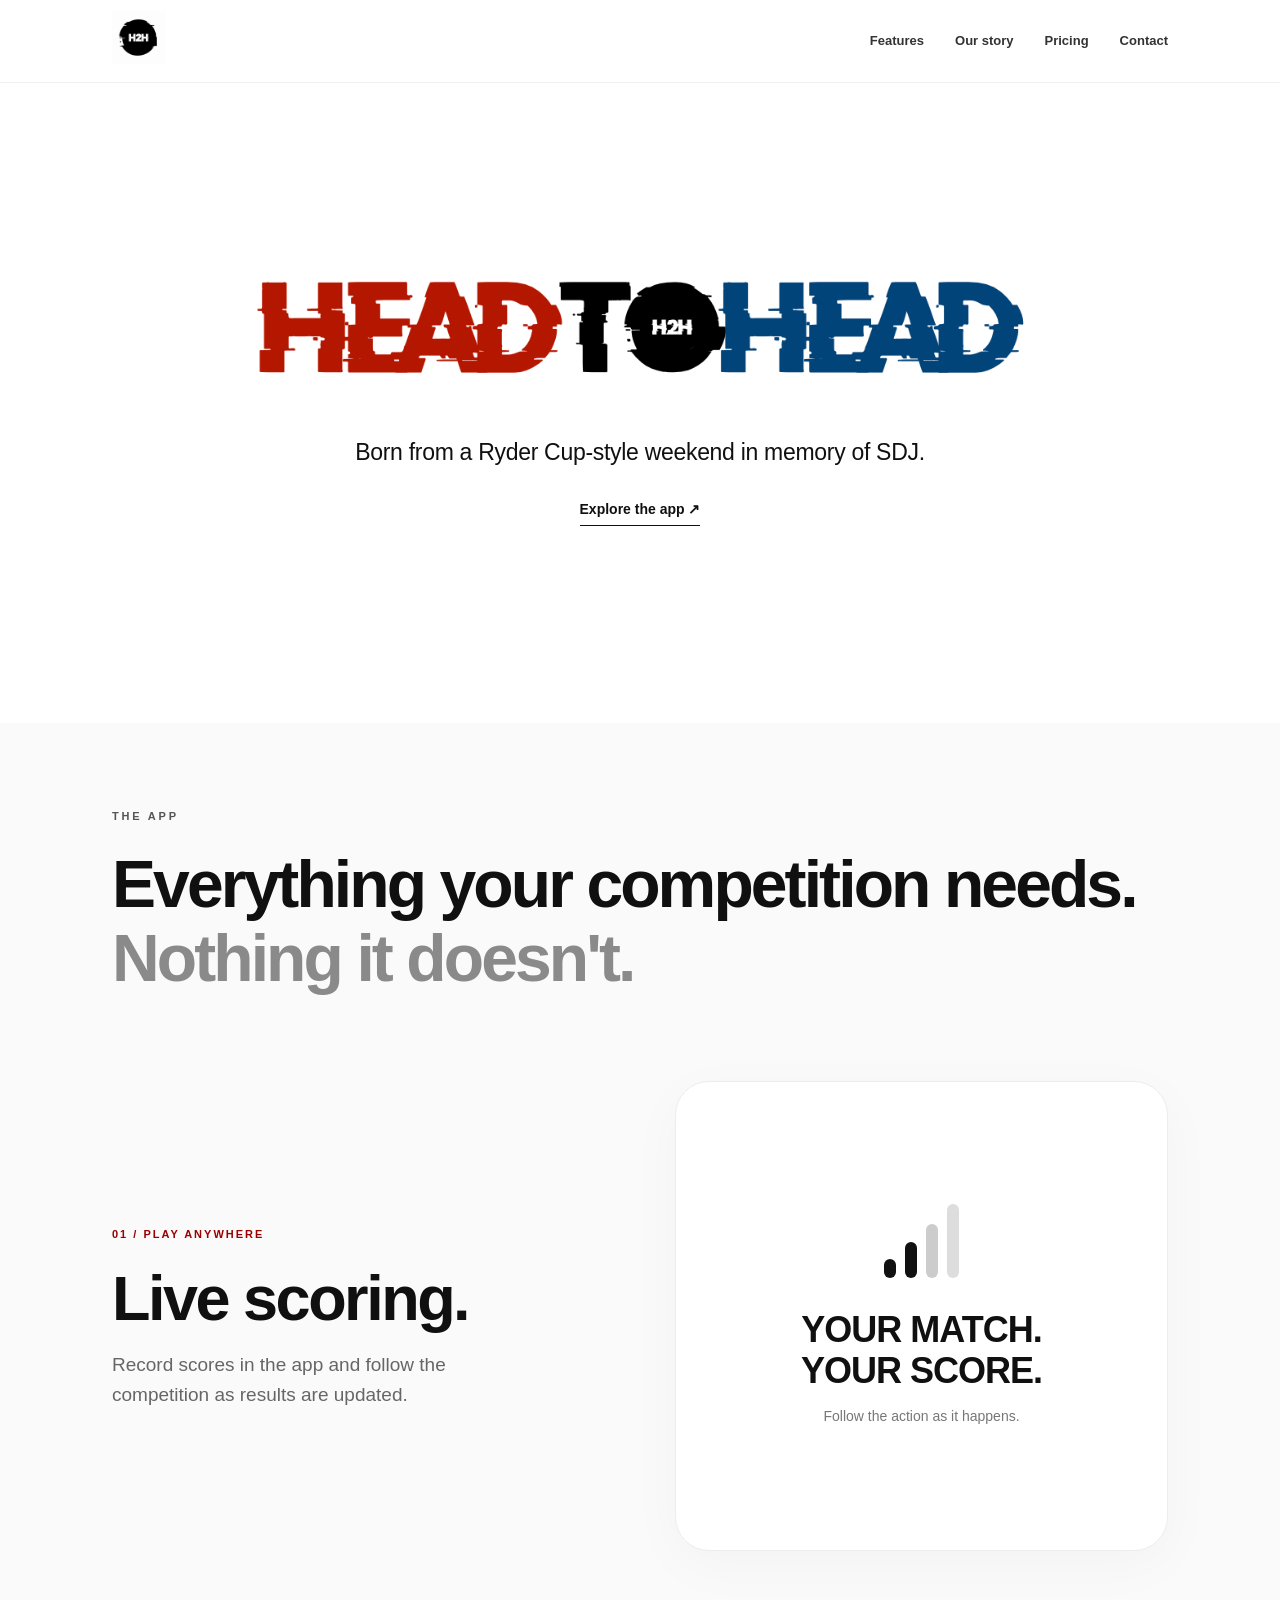
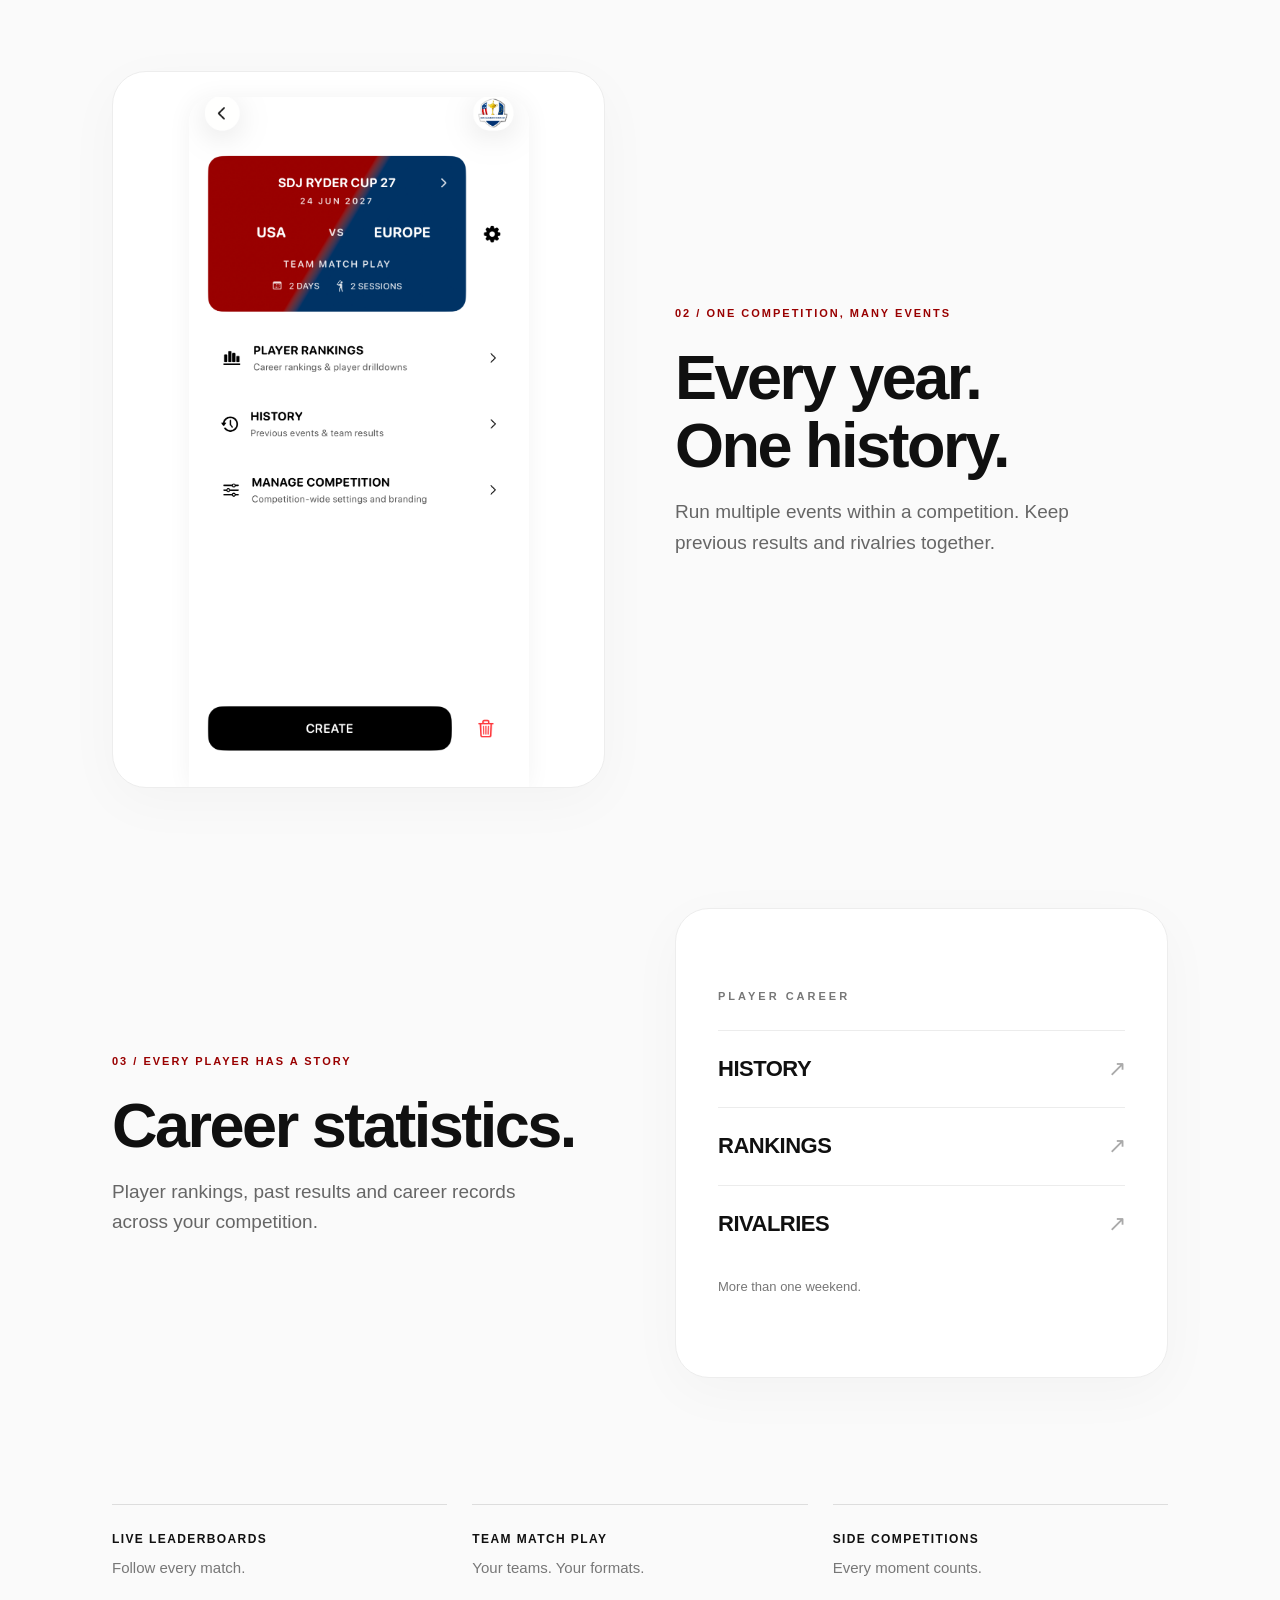
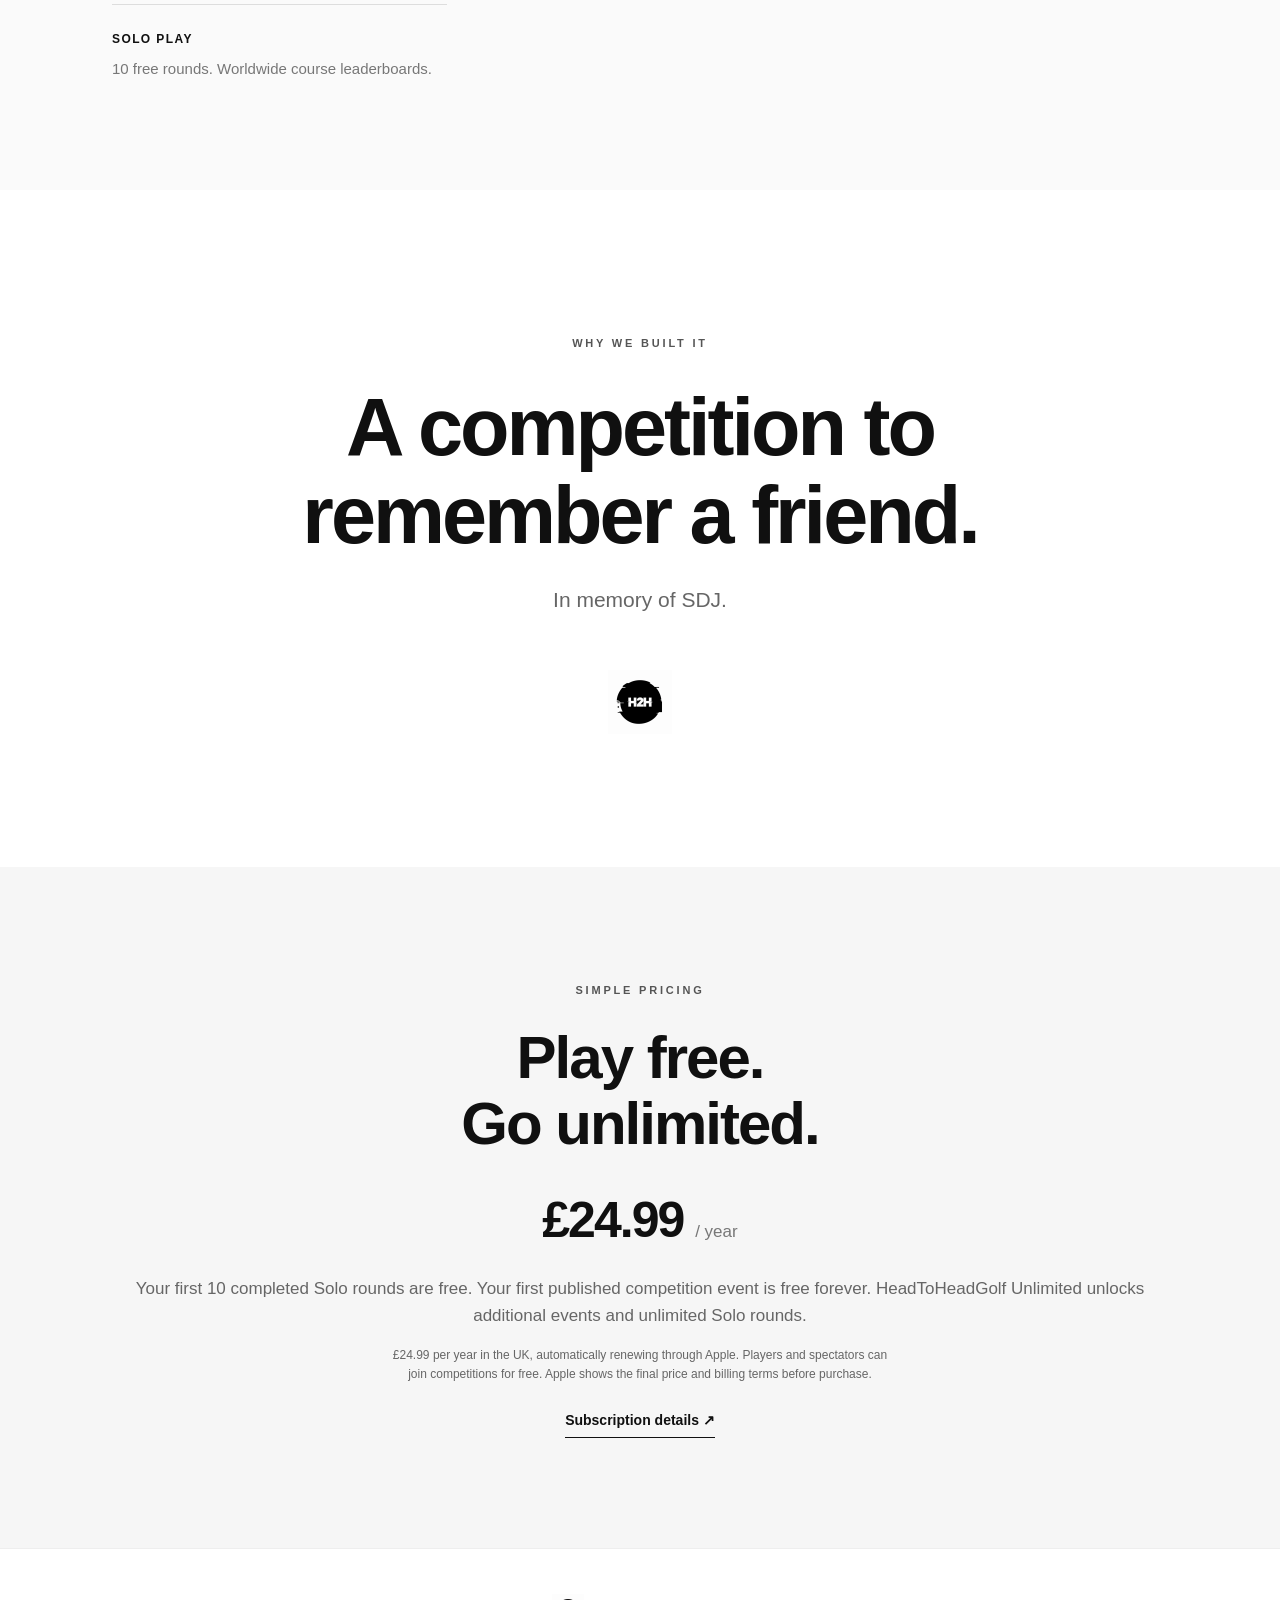
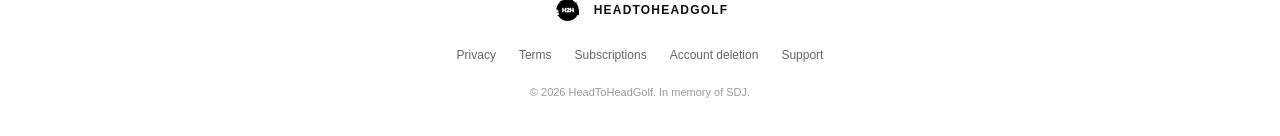
<file: index.html>
<!DOCTYPE html>

<html lang="en"><head><meta charset="utf-8"/><meta content="width=device-width,initial-scale=1" name="viewport"/><meta content="#ffffff" name="theme-color"/><meta content="HeadToHeadGolf golf competitions, live leaderboards and Solo Play. First 10 Solo rounds free, first published event free." name="description"/><title>HeadToHeadGolf</title><link href="h2h-logo.png" rel="icon" type="image/png"/><link href="style.css" rel="stylesheet"/></head>
<body><header class="site-header"><div class="wrap nav"><a aria-label="HeadToHeadGolf home" class="site-mark" href="index.html"><img alt="H2H logo" src="h2h-logo.png"/></a><nav aria-label="Main navigation"><a href="#features">Features</a><a href="#story">Our story</a><a href="#pricing">Pricing</a><a href="mailto:h2hgolf@gmail.com">Contact</a></nav></div></header>
<main>
<section class="hero-min"><div class="wrap hero-content"><img alt="HEAD TO HEAD — H2H" class="wordmark" src="headtohead-wordmark.png"/><p class="hero-line">Born from a Ryder Cup-style weekend in memory of SDJ.</p><a class="minimal-cta" href="#features">Explore the app <span aria-hidden="true">↗</span></a></div></section>
<section class="feature-showcase" id="features"><div class="wrap"><div class="section-label">THE APP</div><h1>Everything your competition needs.<br/><span>Nothing it doesn't.</span></h1><div class="spotlight"><div class="spotlight-copy"><span class="feature-index">01 / PLAY ANYWHERE</span><h2>Live scoring.</h2><p>Record scores in the app and follow the competition as results are updated.</p></div><div class="visual visual-simple"><div aria-hidden="true" class="signal-icon"><span></span><span></span><span></span><span></span></div><div class="signal-title">YOUR MATCH.<br/>YOUR SCORE.</div><div class="signal-sub">Follow the action as it happens.</div></div></div>
<div class="spotlight reverse"><div class="spotlight-copy"><span class="feature-index">02 / ONE COMPETITION, MANY EVENTS</span><h2>Every year.<br/>One history.</h2><p>Run multiple events within a competition. Keep previous results and rivalries together.</p></div><div class="visual screenshot-visual"><img alt="HeadToHeadGolf competition screen showing player rankings, history and event management" loading="lazy" src="competition.png"/></div></div>
<div class="spotlight"><div class="spotlight-copy"><span class="feature-index">03 / EVERY PLAYER HAS A STORY</span><h2>Career statistics.</h2><p>Player rankings, past results and career records across your competition.</p></div><div class="visual stat-visual"><div class="stat-header">PLAYER CAREER</div><div class="stat-line"><strong>HISTORY</strong><span>↗</span></div><div class="stat-line"><strong>RANKINGS</strong><span>↗</span></div><div class="stat-line"><strong>RIVALRIES</strong><span>↗</span></div><div class="stat-note">More than one weekend.</div></div></div>
<div class="mini-features"><div><strong>LIVE LEADERBOARDS</strong><span>Follow every match.</span></div><div><strong>TEAM MATCH PLAY</strong><span>Your teams. Your formats.</span></div><div><strong>SIDE COMPETITIONS</strong><span>Every moment counts.</span></div><div><strong>SOLO PLAY</strong><span>10 free rounds. Worldwide course leaderboards.</span></div></div></div></section>
<section class="story-section" id="story"><div class="wrap story-inner"><span class="section-label">WHY WE BUILT IT</span><h2>A competition to<br/>remember a friend.</h2><p>In memory of SDJ.</p><img alt="H2H" class="story-mark" src="h2h-logo.png"/></div></section>
<section class="pricing-section" id="pricing"><div class="wrap pricing-inner"><span class="section-label">SIMPLE PRICING</span><h2>Play free.<br/>Go unlimited.</h2><div class="pricing-value">£24.99 <span>/ year</span></div><p>Your first 10 completed Solo rounds are free. Your first published competition event is free forever. HeadToHeadGolf Unlimited unlocks additional events and unlimited Solo rounds.</p><p class="small-muted">£24.99 per year in the UK, automatically renewing through Apple. Players and spectators can join competitions for free. Apple shows the final price and billing terms before purchase.</p><a class="minimal-cta" href="subscriptions.html">Subscription details ↗</a></div></section>
</main><footer class="minimal-footer"><div class="wrap footer-content"><div class="footer-brand"><img alt="H2H" src="h2h-logo.png"/><span>HEADTOHEADGOLF</span></div><div class="footlinks"><a href="privacy.html">Privacy</a><a href="terms.html">Terms</a><a href="subscriptions.html">Subscriptions</a><a href="deletion.html">Account deletion</a><a href="mailto:h2hgolf@gmail.com">Support</a></div><small>© 2026 HeadToHeadGolf. In memory of SDJ.</small></div></footer></body></html>
</file>
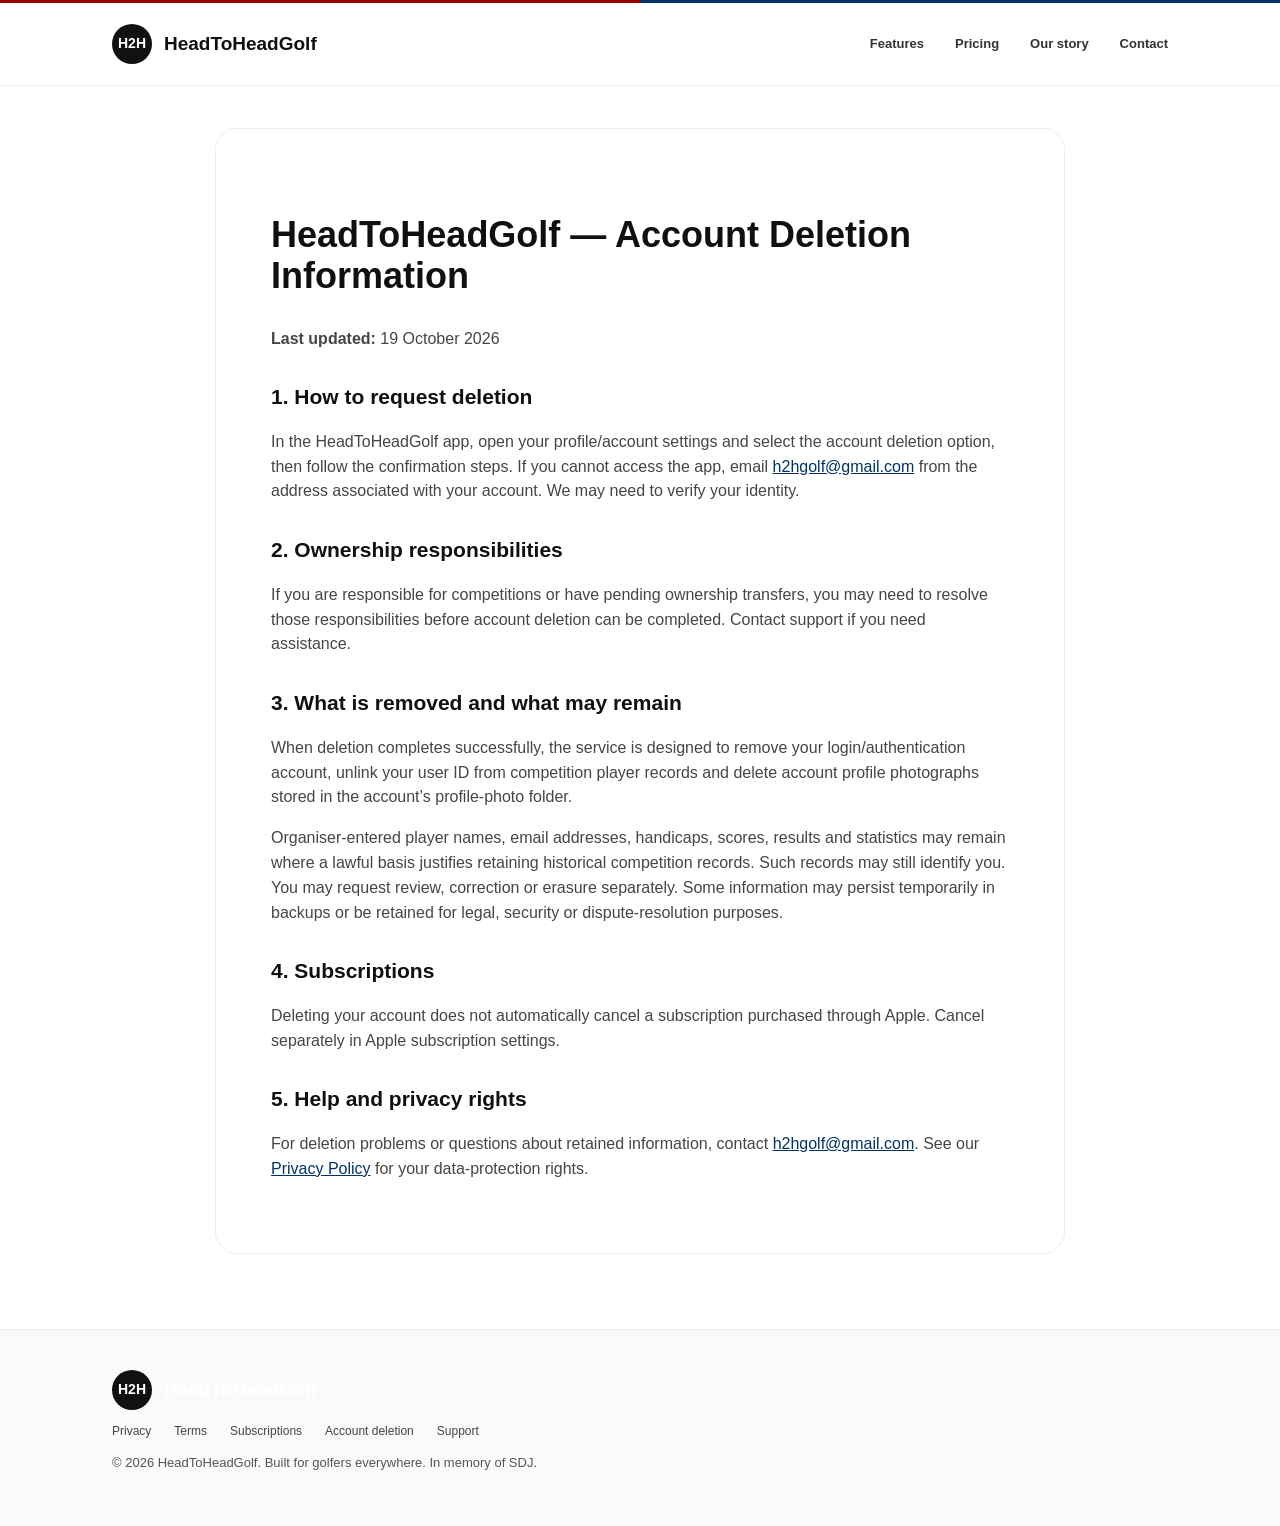
<file: deletion.html>
<!DOCTYPE html>

<!DOCTYPE html>

<html lang="en"><head><meta charset="utf-8"/><meta content="width=device-width, initial-scale=1" name="viewport"/><meta content="#003366" name="theme-color"/><meta content="How to delete your HeadToHeadGolf account and request help." name="description"/><title>Account Deletion Information | HeadToHeadGolf</title><link href="style.css" rel="stylesheet"/></head><body><div class="topline"></div><header><div class="wrap nav"><a class="brand" href="index.html"><span class="brandmark">H2H</span>HeadToHeadGolf</a><nav aria-label="Main navigation" class="links"><a href="index.html#features">Features</a><a href="index.html#pricing">Pricing</a><a href="index.html#story">Our story</a><a href="mailto:h2hgolf@gmail.com">Contact</a></nav></div></header><main><article class="legal"><h1>HeadToHeadGolf — Account Deletion Information</h1><p><strong>Last updated:</strong> 19 October 2026</p><h2>1. How to request deletion</h2><p>In the HeadToHeadGolf app, open your profile/account settings and select the account deletion option, then follow the confirmation steps. If you cannot access the app, email <a href="mailto:h2hgolf@gmail.com">h2hgolf@gmail.com</a> from the address associated with your account. We may need to verify your identity.</p><h2>2. Ownership responsibilities</h2><p>If you are responsible for competitions or have pending ownership transfers, you may need to resolve those responsibilities before account deletion can be completed. Contact support if you need assistance.</p><h2>3. What is removed and what may remain</h2><p>When deletion completes successfully, the service is designed to remove your login/authentication account, unlink your user ID from competition player records and delete account profile photographs stored in the account’s profile-photo folder.</p><p>Organiser-entered player names, email addresses, handicaps, scores, results and statistics may remain where a lawful basis justifies retaining historical competition records. Such records may still identify you. You may request review, correction or erasure separately. Some information may persist temporarily in backups or be retained for legal, security or dispute-resolution purposes.</p><h2>4. Subscriptions</h2><p>Deleting your account does not automatically cancel a subscription purchased through Apple. Cancel separately in Apple subscription settings.</p><h2>5. Help and privacy rights</h2><p>For deletion problems or questions about retained information, contact <a href="mailto:h2hgolf@gmail.com">h2hgolf@gmail.com</a>. See our <a href="privacy.html">Privacy Policy</a> for your data-protection rights.</p></article></main><footer><div class="wrap"><a class="brand" href="index.html" style="color:white"><span class="brandmark">H2H</span>HeadToHeadGolf</a><div class="footlinks"><a href="privacy.html">Privacy</a><a href="terms.html">Terms</a><a href="subscriptions.html">Subscriptions</a><a href="deletion.html">Account deletion</a><a href="mailto:h2hgolf@gmail.com">Support</a></div><p>© 2026 HeadToHeadGolf. Built for golfers everywhere. In memory of SDJ.</p></div></footer></body></html>
</file>
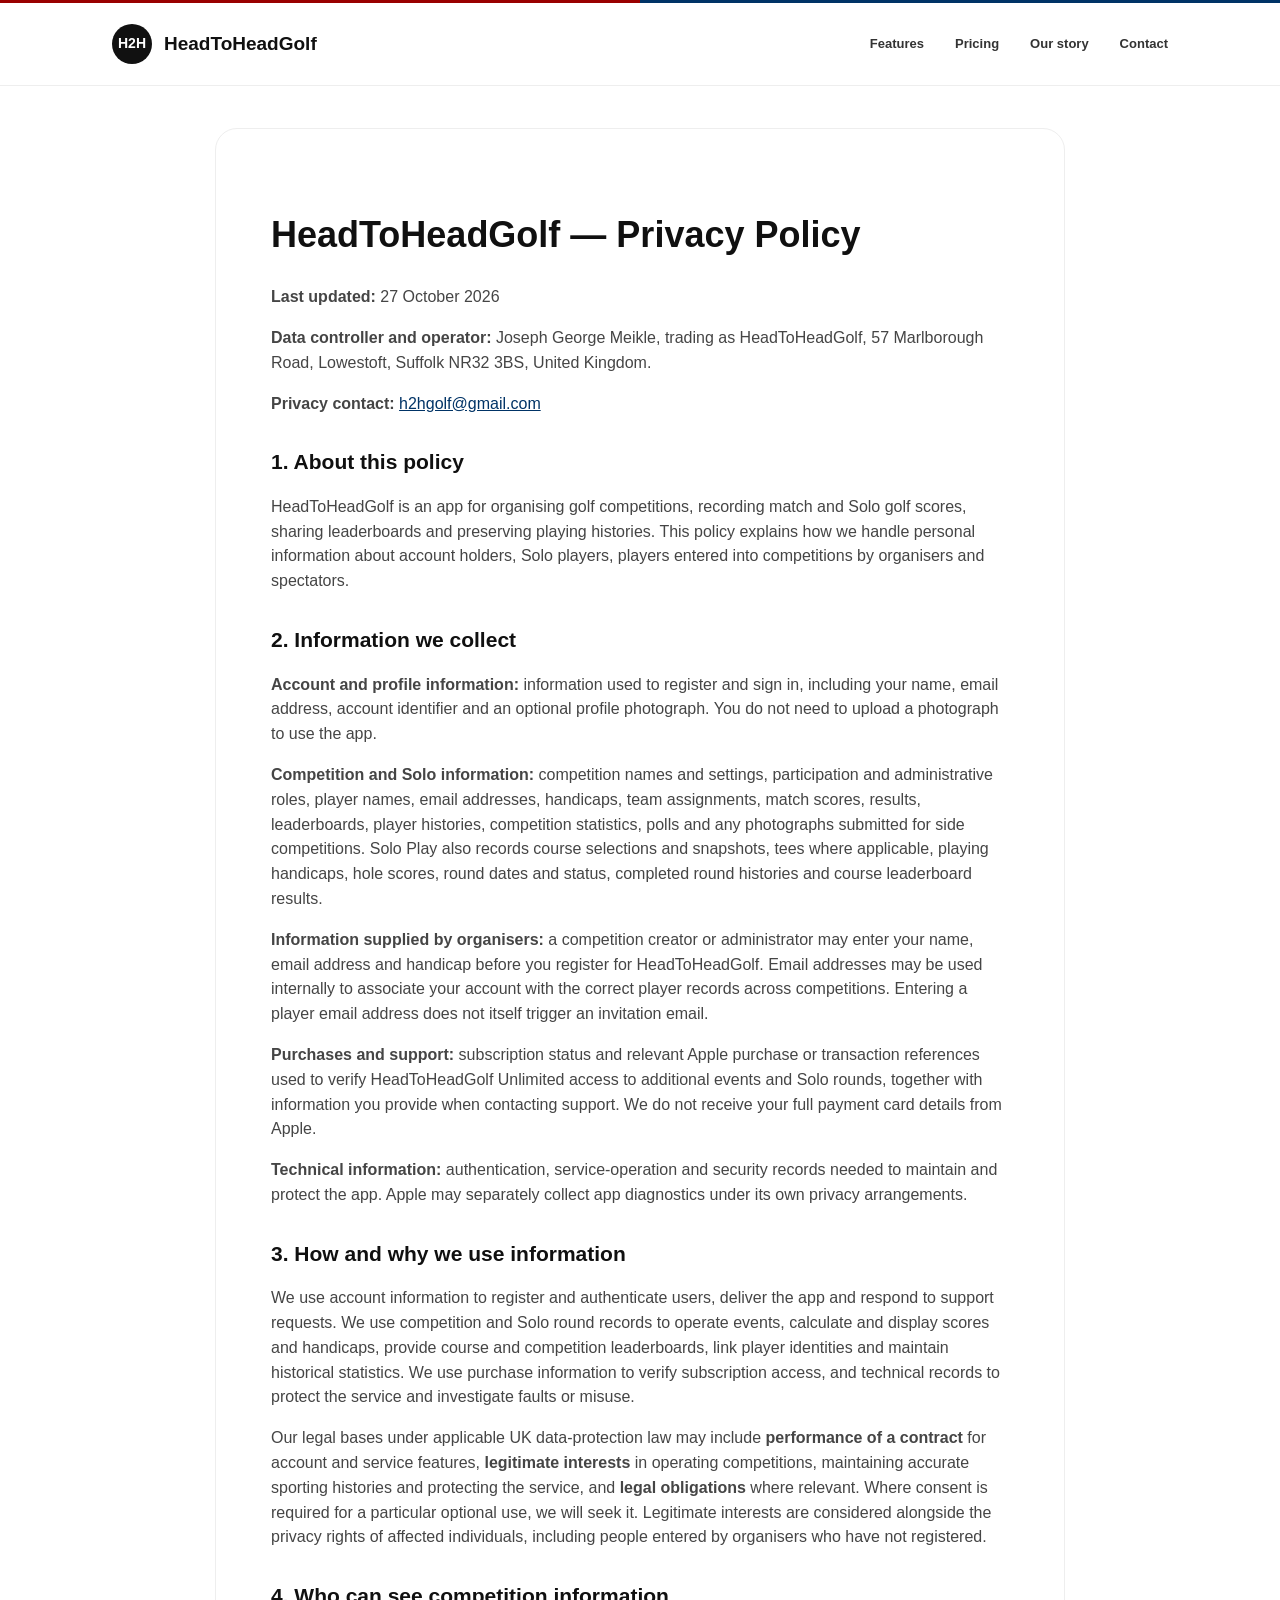
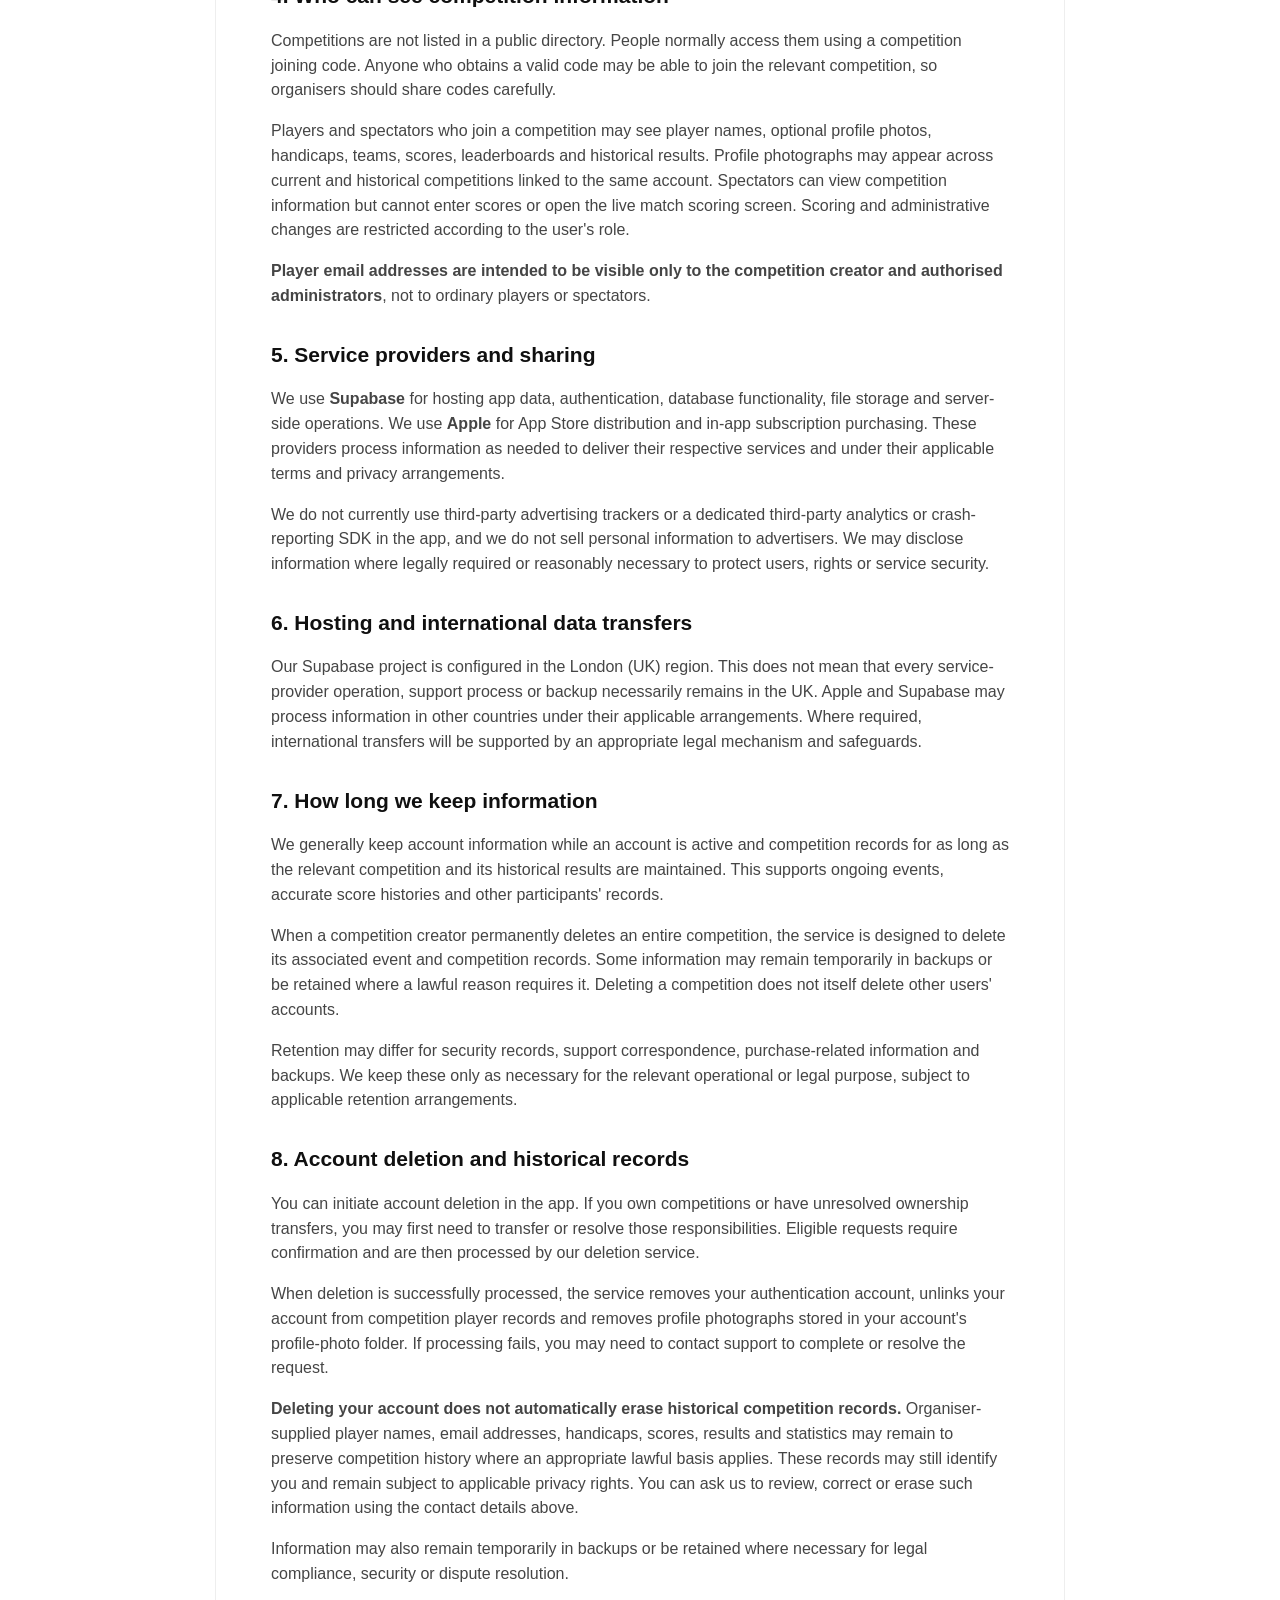
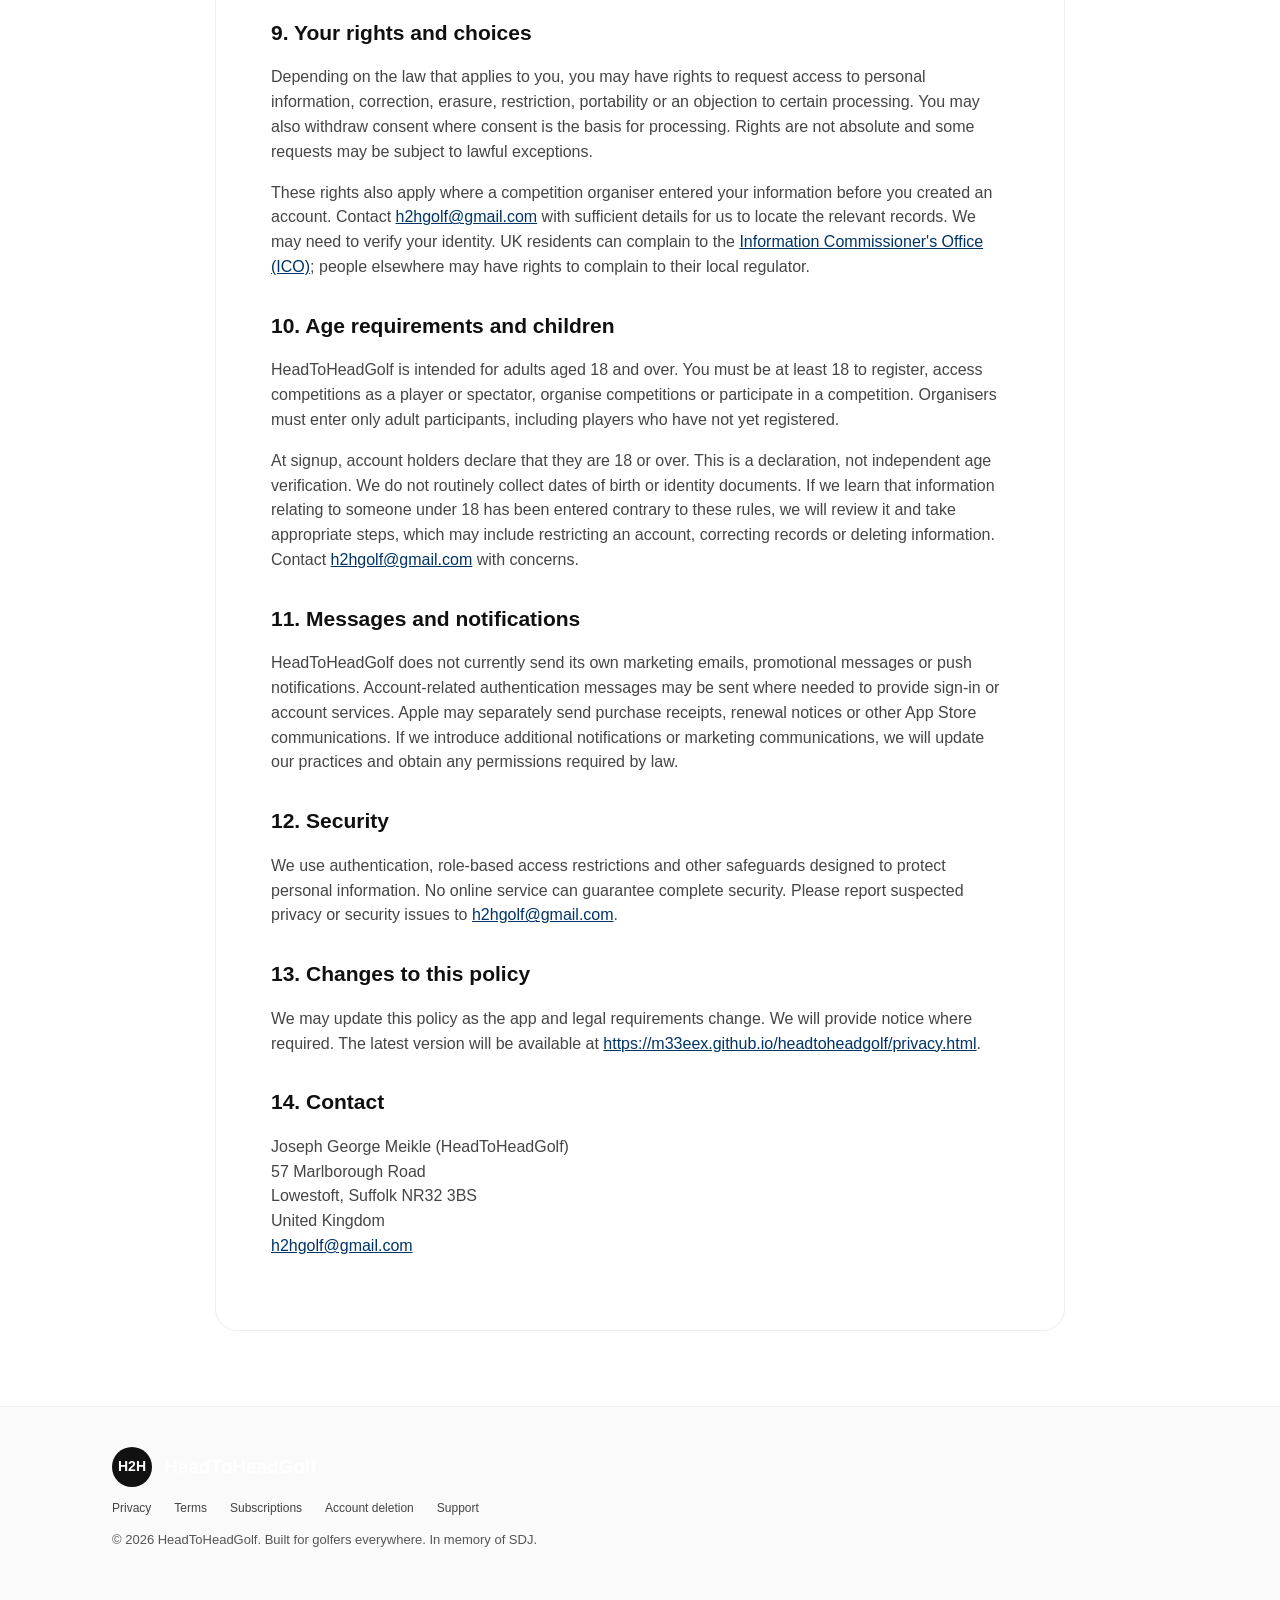
<file: privacy.html>
<!DOCTYPE html>

<!DOCTYPE html>

<html lang="en"><head><meta charset="utf-8"/><meta content="width=device-width, initial-scale=1" name="viewport"/><meta content="#003366" name="theme-color"/><meta content="How HeadToHeadGolf collects, uses, shares and retains personal information." name="description"/><title>Privacy Policy | HeadToHeadGolf</title><link href="style.css" rel="stylesheet"/></head><body><div class="topline"></div><header><div class="wrap nav"><a class="brand" href="index.html"><span class="brandmark">H2H</span>HeadToHeadGolf</a><nav aria-label="Main navigation" class="links"><a href="index.html#features">Features</a><a href="index.html#pricing">Pricing</a><a href="index.html#story">Our story</a><a href="mailto:h2hgolf@gmail.com">Contact</a></nav></div></header><main><article class="legal"><h1>HeadToHeadGolf — Privacy Policy</h1>
<p><strong>Last updated:</strong> 27 October 2026</p>
<p><strong>Data controller and operator:</strong> Joseph George Meikle, trading as HeadToHeadGolf, 57 Marlborough Road, Lowestoft, Suffolk NR32 3BS, United Kingdom.</p>
<p><strong>Privacy contact:</strong> <a href="mailto:h2hgolf@gmail.com">h2hgolf@gmail.com</a></p>
<h2>1. About this policy</h2>
<p>HeadToHeadGolf is an app for organising golf competitions, recording match and Solo golf scores, sharing leaderboards and preserving playing histories. This policy explains how we handle personal information about account holders, Solo players, players entered into competitions by organisers and spectators.</p>
<h2>2. Information we collect</h2>
<p><strong>Account and profile information:</strong> information used to register and sign in, including your name, email address, account identifier and an optional profile photograph. You do not need to upload a photograph to use the app.</p>
<p><strong>Competition and Solo information:</strong> competition names and settings, participation and administrative roles, player names, email addresses, handicaps, team assignments, match scores, results, leaderboards, player histories, competition statistics, polls and any photographs submitted for side competitions. Solo Play also records course selections and snapshots, tees where applicable, playing handicaps, hole scores, round dates and status, completed round histories and course leaderboard results.</p>
<p><strong>Information supplied by organisers:</strong> a competition creator or administrator may enter your name, email address and handicap before you register for HeadToHeadGolf. Email addresses may be used internally to associate your account with the correct player records across competitions. Entering a player email address does not itself trigger an invitation email.</p>
<p><strong>Purchases and support:</strong> subscription status and relevant Apple purchase or transaction references used to verify HeadToHeadGolf Unlimited access to additional events and Solo rounds, together with information you provide when contacting support. We do not receive your full payment card details from Apple.</p>
<p><strong>Technical information:</strong> authentication, service-operation and security records needed to maintain and protect the app. Apple may separately collect app diagnostics under its own privacy arrangements.</p>
<h2>3. How and why we use information</h2>
<p>We use account information to register and authenticate users, deliver the app and respond to support requests. We use competition and Solo round records to operate events, calculate and display scores and handicaps, provide course and competition leaderboards, link player identities and maintain historical statistics. We use purchase information to verify subscription access, and technical records to protect the service and investigate faults or misuse.</p>
<p>Our legal bases under applicable UK data-protection law may include <strong>performance of a contract</strong> for account and service features, <strong>legitimate interests</strong> in operating competitions, maintaining accurate sporting histories and protecting the service, and <strong>legal obligations</strong> where relevant. Where consent is required for a particular optional use, we will seek it. Legitimate interests are considered alongside the privacy rights of affected individuals, including people entered by organisers who have not registered.</p>
<h2>4. Who can see competition information</h2>
<p>Competitions are not listed in a public directory. People normally access them using a competition joining code. Anyone who obtains a valid code may be able to join the relevant competition, so organisers should share codes carefully.</p>
<p>Players and spectators who join a competition may see player names, optional profile photos, handicaps, teams, scores, leaderboards and historical results. Profile photographs may appear across current and historical competitions linked to the same account. Spectators can view competition information but cannot enter scores or open the live match scoring screen. Scoring and administrative changes are restricted according to the user's role.</p>
<p><strong>Player email addresses are intended to be visible only to the competition creator and authorised administrators</strong>, not to ordinary players or spectators.</p>
<h2>5. Service providers and sharing</h2>
<p>We use <strong>Supabase</strong> for hosting app data, authentication, database functionality, file storage and server-side operations. We use <strong>Apple</strong> for App Store distribution and in-app subscription purchasing. These providers process information as needed to deliver their respective services and under their applicable terms and privacy arrangements.</p>
<p>We do not currently use third-party advertising trackers or a dedicated third-party analytics or crash-reporting SDK in the app, and we do not sell personal information to advertisers. We may disclose information where legally required or reasonably necessary to protect users, rights or service security.</p>
<h2>6. Hosting and international data transfers</h2>
<p>Our Supabase project is configured in the London (UK) region. This does not mean that every service-provider operation, support process or backup necessarily remains in the UK. Apple and Supabase may process information in other countries under their applicable arrangements. Where required, international transfers will be supported by an appropriate legal mechanism and safeguards.</p>
<h2>7. How long we keep information</h2>
<p>We generally keep account information while an account is active and competition records for as long as the relevant competition and its historical results are maintained. This supports ongoing events, accurate score histories and other participants' records.</p>
<p>When a competition creator permanently deletes an entire competition, the service is designed to delete its associated event and competition records. Some information may remain temporarily in backups or be retained where a lawful reason requires it. Deleting a competition does not itself delete other users' accounts.</p>
<p>Retention may differ for security records, support correspondence, purchase-related information and backups. We keep these only as necessary for the relevant operational or legal purpose, subject to applicable retention arrangements.</p>
<h2>8. Account deletion and historical records</h2>
<p>You can initiate account deletion in the app. If you own competitions or have unresolved ownership transfers, you may first need to transfer or resolve those responsibilities. Eligible requests require confirmation and are then processed by our deletion service.</p>
<p>When deletion is successfully processed, the service removes your authentication account, unlinks your account from competition player records and removes profile photographs stored in your account's profile-photo folder. If processing fails, you may need to contact support to complete or resolve the request.</p>
<p><strong>Deleting your account does not automatically erase historical competition records.</strong> Organiser-supplied player names, email addresses, handicaps, scores, results and statistics may remain to preserve competition history where an appropriate lawful basis applies. These records may still identify you and remain subject to applicable privacy rights. You can ask us to review, correct or erase such information using the contact details above.</p>
<p>Information may also remain temporarily in backups or be retained where necessary for legal compliance, security or dispute resolution.</p>
<h2>9. Your rights and choices</h2>
<p>Depending on the law that applies to you, you may have rights to request access to personal information, correction, erasure, restriction, portability or an objection to certain processing. You may also withdraw consent where consent is the basis for processing. Rights are not absolute and some requests may be subject to lawful exceptions.</p>
<p>These rights also apply where a competition organiser entered your information before you created an account. Contact <a href="mailto:h2hgolf@gmail.com">h2hgolf@gmail.com</a> with sufficient details for us to locate the relevant records. We may need to verify your identity. UK residents can complain to the <a href="https://ico.org.uk/make-a-complaint/">Information Commissioner's Office (ICO)</a>; people elsewhere may have rights to complain to their local regulator.</p>
<h2>10. Age requirements and children</h2>
<p>HeadToHeadGolf is intended for adults aged 18 and over. You must be at least 18 to register, access competitions as a player or spectator, organise competitions or participate in a competition. Organisers must enter only adult participants, including players who have not yet registered.</p><p>At signup, account holders declare that they are 18 or over. This is a declaration, not independent age verification. We do not routinely collect dates of birth or identity documents. If we learn that information relating to someone under 18 has been entered contrary to these rules, we will review it and take appropriate steps, which may include restricting an account, correcting records or deleting information. Contact <a href="mailto:h2hgolf@gmail.com">h2hgolf@gmail.com</a> with concerns.</p>
<h2>11. Messages and notifications</h2>
<p>HeadToHeadGolf does not currently send its own marketing emails, promotional messages or push notifications. Account-related authentication messages may be sent where needed to provide sign-in or account services. Apple may separately send purchase receipts, renewal notices or other App Store communications. If we introduce additional notifications or marketing communications, we will update our practices and obtain any permissions required by law.</p>
<h2>12. Security</h2>
<p>We use authentication, role-based access restrictions and other safeguards designed to protect personal information. No online service can guarantee complete security. Please report suspected privacy or security issues to <a href="mailto:h2hgolf@gmail.com">h2hgolf@gmail.com</a>.</p>
<h2>13. Changes to this policy</h2>
<p>We may update this policy as the app and legal requirements change. We will provide notice where required. The latest version will be available at <a href="https://m33eex.github.io/headtoheadgolf/privacy.html">https://m33eex.github.io/headtoheadgolf/privacy.html</a>.</p>
<h2>14. Contact</h2>
<p>Joseph George Meikle (HeadToHeadGolf)<br/>57 Marlborough Road<br/>Lowestoft, Suffolk NR32 3BS<br/>United Kingdom<br/><a href="mailto:h2hgolf@gmail.com">h2hgolf@gmail.com</a></p></article></main><footer><div class="wrap"><a class="brand" href="index.html" style="color:white"><span class="brandmark">H2H</span>HeadToHeadGolf</a><div class="footlinks"><a href="privacy.html">Privacy</a><a href="terms.html">Terms</a><a href="subscriptions.html">Subscriptions</a><a href="deletion.html">Account deletion</a><a href="mailto:h2hgolf@gmail.com">Support</a></div><p>© 2026 HeadToHeadGolf. Built for golfers everywhere. In memory of SDJ.</p></div></footer></body></html>
</file>
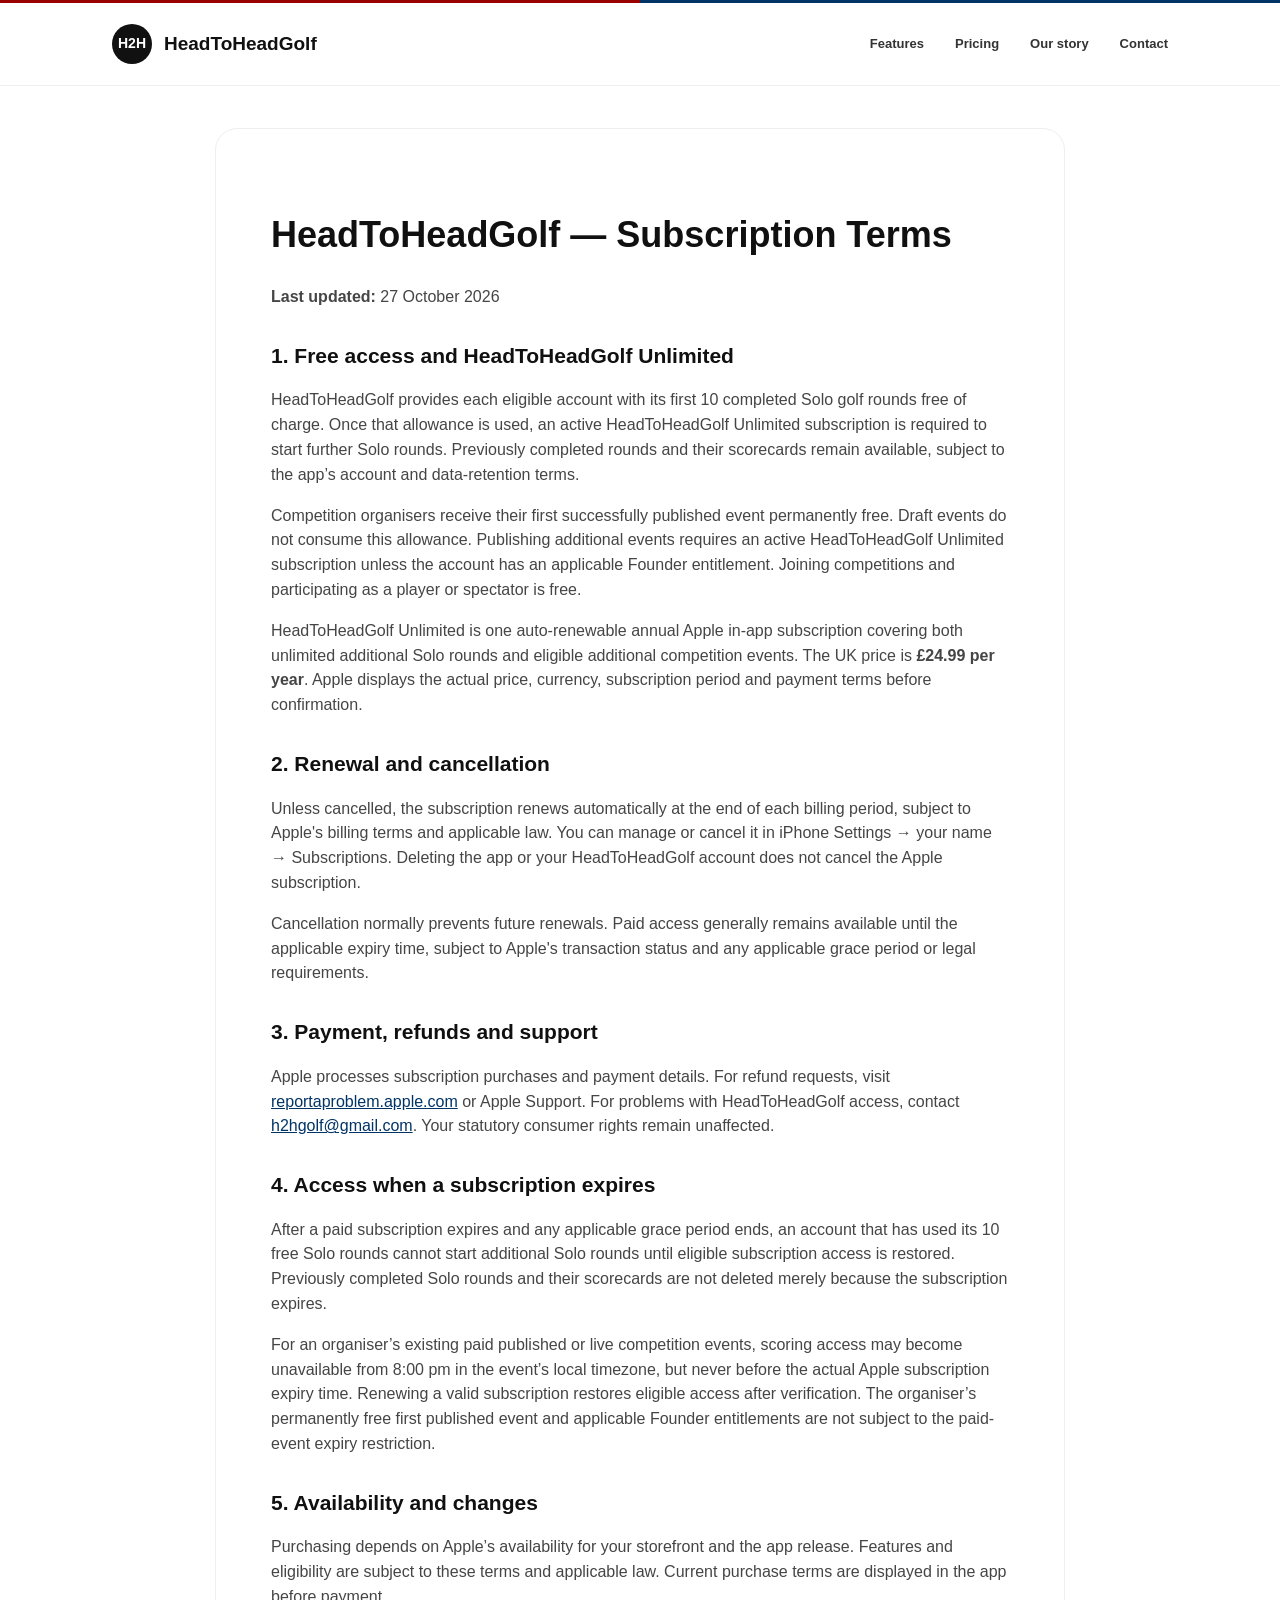
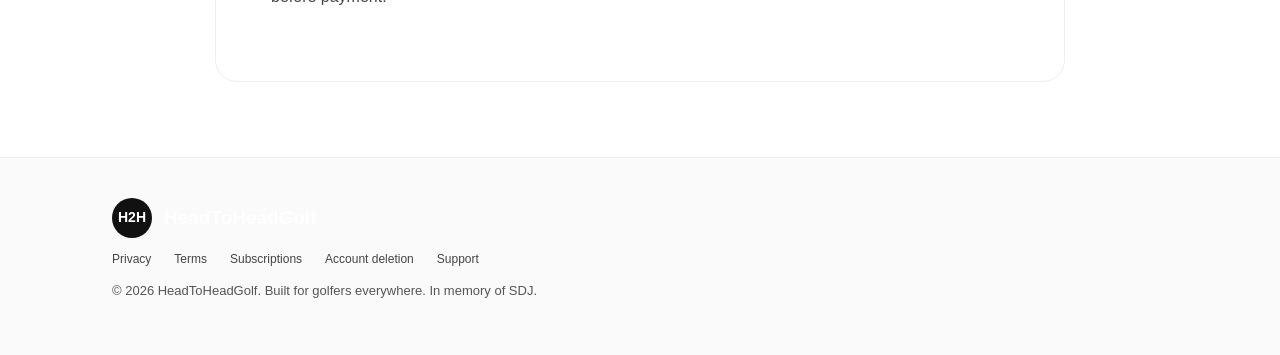
<file: subscriptions.html>
<!DOCTYPE html>

<!DOCTYPE html>

<html lang="en"><head><meta charset="utf-8"/><meta content="width=device-width, initial-scale=1" name="viewport"/><meta content="#003366" name="theme-color"/><meta content="HeadToHeadGolf Unlimited annual subscription: 10 free Solo rounds, first published event free, Apple billing, cancellation and expiry terms." name="description"/><title>Subscription Terms | HeadToHeadGolf</title><link href="style.css" rel="stylesheet"/></head><body><div class="topline"></div><header><div class="wrap nav"><a class="brand" href="index.html"><span class="brandmark">H2H</span>HeadToHeadGolf</a><nav aria-label="Main navigation" class="links"><a href="index.html#features">Features</a><a href="index.html#pricing">Pricing</a><a href="index.html#story">Our story</a><a href="mailto:h2hgolf@gmail.com">Contact</a></nav></div></header><main><article class="legal"><h1>HeadToHeadGolf — Subscription Terms</h1><p><strong>Last updated:</strong> 27 October 2026</p><h2>1. Free access and HeadToHeadGolf Unlimited</h2><p>HeadToHeadGolf provides each eligible account with its first 10 completed Solo golf rounds free of charge. Once that allowance is used, an active HeadToHeadGolf Unlimited subscription is required to start further Solo rounds. Previously completed rounds and their scorecards remain available, subject to the app’s account and data-retention terms.</p><p>Competition organisers receive their first successfully published event permanently free. Draft events do not consume this allowance. Publishing additional events requires an active HeadToHeadGolf Unlimited subscription unless the account has an applicable Founder entitlement. Joining competitions and participating as a player or spectator is free.</p><p>HeadToHeadGolf Unlimited is one auto-renewable annual Apple in-app subscription covering both unlimited additional Solo rounds and eligible additional competition events. The UK price is <strong>£24.99 per year</strong>. Apple displays the actual price, currency, subscription period and payment terms before confirmation.</p><h2>2. Renewal and cancellation</h2><p>Unless cancelled, the subscription renews automatically at the end of each billing period, subject to Apple's billing terms and applicable law. You can manage or cancel it in iPhone Settings → your name → Subscriptions. Deleting the app or your HeadToHeadGolf account does not cancel the Apple subscription.</p><p>Cancellation normally prevents future renewals. Paid access generally remains available until the applicable expiry time, subject to Apple's transaction status and any applicable grace period or legal requirements.</p><h2>3. Payment, refunds and support</h2><p>Apple processes subscription purchases and payment details. For refund requests, visit <a href="https://reportaproblem.apple.com/">reportaproblem.apple.com</a> or Apple Support. For problems with HeadToHeadGolf access, contact <a href="mailto:h2hgolf@gmail.com">h2hgolf@gmail.com</a>. Your statutory consumer rights remain unaffected.</p><h2>4. Access when a subscription expires</h2><p>After a paid subscription expires and any applicable grace period ends, an account that has used its 10 free Solo rounds cannot start additional Solo rounds until eligible subscription access is restored. Previously completed Solo rounds and their scorecards are not deleted merely because the subscription expires.</p><p>For an organiser’s existing paid published or live competition events, scoring access may become unavailable from 8:00 pm in the event’s local timezone, but never before the actual Apple subscription expiry time. Renewing a valid subscription restores eligible access after verification. The organiser’s permanently free first published event and applicable Founder entitlements are not subject to the paid-event expiry restriction.</p><h2>5. Availability and changes</h2><p>Purchasing depends on Apple’s availability for your storefront and the app release. Features and eligibility are subject to these terms and applicable law. Current purchase terms are displayed in the app before payment.</p></article></main><footer><div class="wrap"><a class="brand" href="index.html" style="color:white"><span class="brandmark">H2H</span>HeadToHeadGolf</a><div class="footlinks"><a href="privacy.html">Privacy</a><a href="terms.html">Terms</a><a href="subscriptions.html">Subscriptions</a><a href="deletion.html">Account deletion</a><a href="mailto:h2hgolf@gmail.com">Support</a></div><p>© 2026 HeadToHeadGolf. Built for golfers everywhere. In memory of SDJ.</p></div></footer></body></html>
</file>
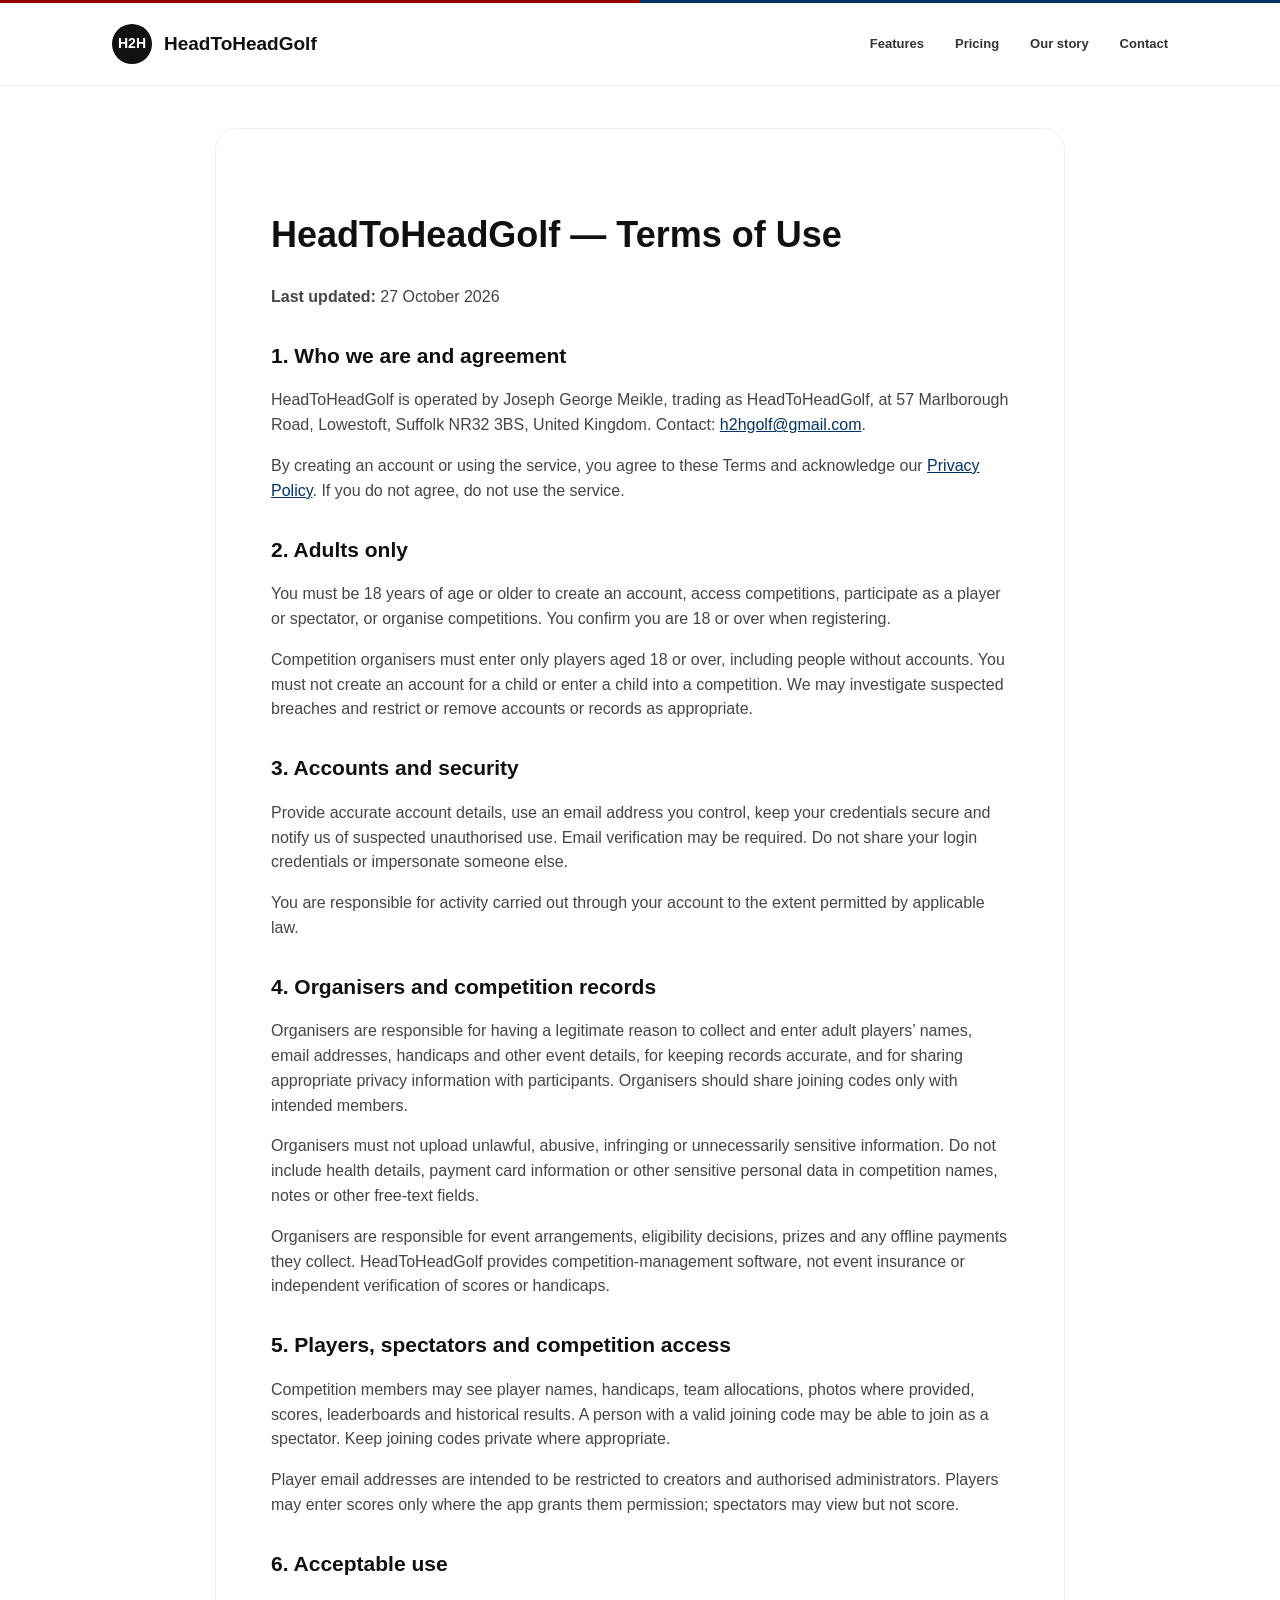
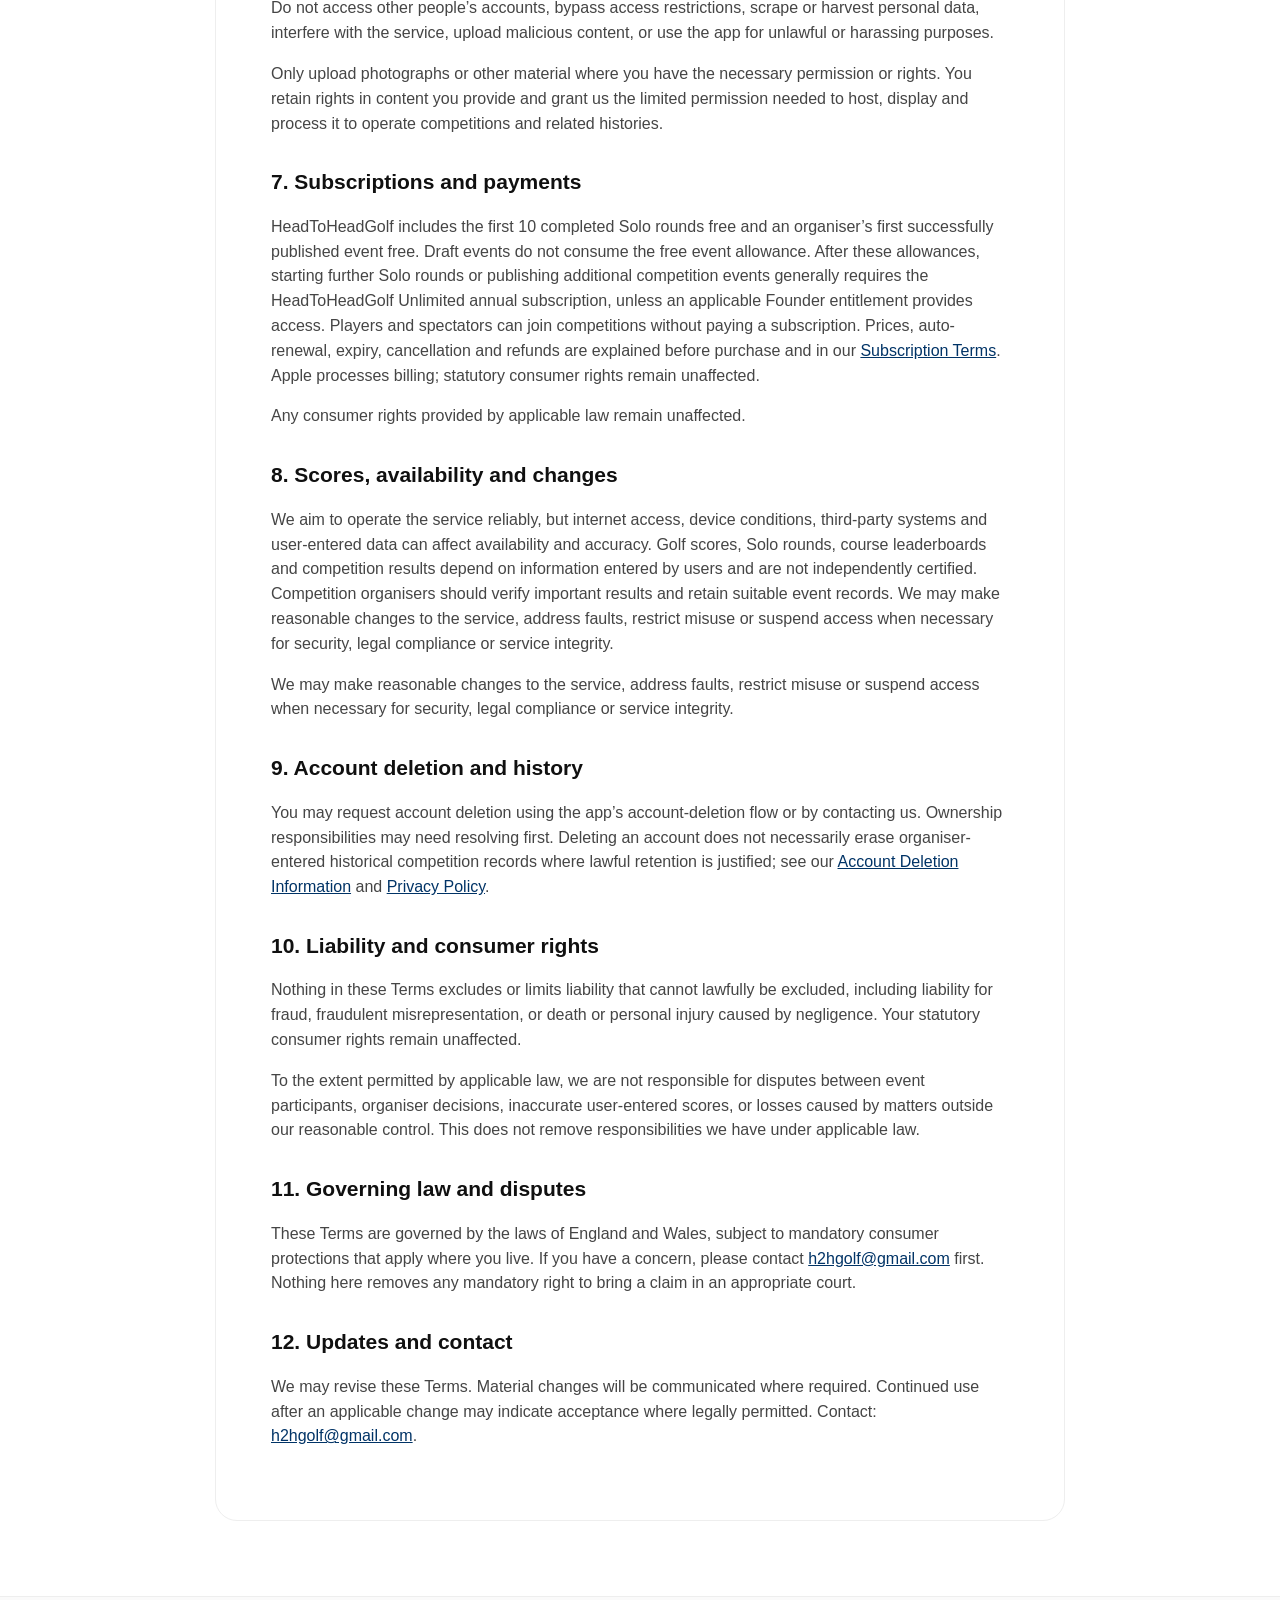
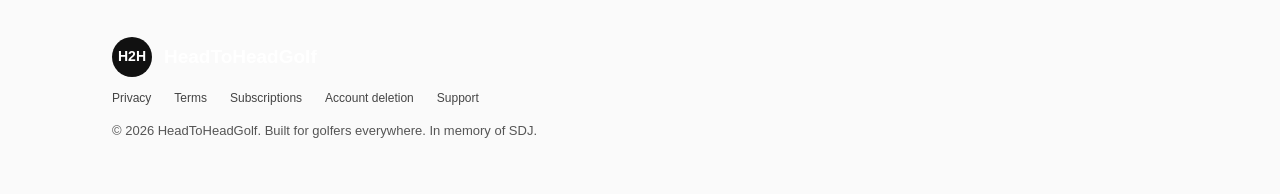
<file: terms.html>
<!DOCTYPE html>

<!DOCTYPE html>

<html lang="en"><head><meta charset="utf-8"/><meta content="width=device-width, initial-scale=1" name="viewport"/><meta content="#003366" name="theme-color"/><meta content="Terms of Use for HeadToHeadGolf golf competitions and accounts." name="description"/><title>Terms of Use | HeadToHeadGolf</title><link href="style.css" rel="stylesheet"/></head><body><div class="topline"></div><header><div class="wrap nav"><a class="brand" href="index.html"><span class="brandmark">H2H</span>HeadToHeadGolf</a><nav aria-label="Main navigation" class="links"><a href="index.html#features">Features</a><a href="index.html#pricing">Pricing</a><a href="index.html#story">Our story</a><a href="mailto:h2hgolf@gmail.com">Contact</a></nav></div></header><main><article class="legal"><h1>HeadToHeadGolf — Terms of Use</h1><p><strong>Last updated:</strong> 27 October 2026</p><h2>1. Who we are and agreement</h2><p>HeadToHeadGolf is operated by Joseph George Meikle, trading as HeadToHeadGolf, at 57 Marlborough Road, Lowestoft, Suffolk NR32 3BS, United Kingdom. Contact: <a href="mailto:h2hgolf@gmail.com">h2hgolf@gmail.com</a>.</p><p>By creating an account or using the service, you agree to these Terms and acknowledge our <a href="privacy.html">Privacy Policy</a>. If you do not agree, do not use the service.</p><h2>2. Adults only</h2><p>You must be 18 years of age or older to create an account, access competitions, participate as a player or spectator, or organise competitions. You confirm you are 18 or over when registering.</p><p>Competition organisers must enter only players aged 18 or over, including people without accounts. You must not create an account for a child or enter a child into a competition. We may investigate suspected breaches and restrict or remove accounts or records as appropriate.</p><h2>3. Accounts and security</h2><p>Provide accurate account details, use an email address you control, keep your credentials secure and notify us of suspected unauthorised use. Email verification may be required. Do not share your login credentials or impersonate someone else.</p><p>You are responsible for activity carried out through your account to the extent permitted by applicable law.</p><h2>4. Organisers and competition records</h2><p>Organisers are responsible for having a legitimate reason to collect and enter adult players’ names, email addresses, handicaps and other event details, for keeping records accurate, and for sharing appropriate privacy information with participants. Organisers should share joining codes only with intended members.</p><p>Organisers must not upload unlawful, abusive, infringing or unnecessarily sensitive information. Do not include health details, payment card information or other sensitive personal data in competition names, notes or other free-text fields.</p><p>Organisers are responsible for event arrangements, eligibility decisions, prizes and any offline payments they collect. HeadToHeadGolf provides competition-management software, not event insurance or independent verification of scores or handicaps.</p><h2>5. Players, spectators and competition access</h2><p>Competition members may see player names, handicaps, team allocations, photos where provided, scores, leaderboards and historical results. A person with a valid joining code may be able to join as a spectator. Keep joining codes private where appropriate.</p><p>Player email addresses are intended to be restricted to creators and authorised administrators. Players may enter scores only where the app grants them permission; spectators may view but not score.</p><h2>6. Acceptable use</h2><p>Do not access other people’s accounts, bypass access restrictions, scrape or harvest personal data, interfere with the service, upload malicious content, or use the app for unlawful or harassing purposes.</p><p>Only upload photographs or other material where you have the necessary permission or rights. You retain rights in content you provide and grant us the limited permission needed to host, display and process it to operate competitions and related histories.</p><h2>7. Subscriptions and payments</h2><p>HeadToHeadGolf includes the first 10 completed Solo rounds free and an organiser’s first successfully published event free. Draft events do not consume the free event allowance. After these allowances, starting further Solo rounds or publishing additional competition events generally requires the HeadToHeadGolf Unlimited annual subscription, unless an applicable Founder entitlement provides access. Players and spectators can join competitions without paying a subscription. Prices, auto-renewal, expiry, cancellation and refunds are explained before purchase and in our <a href="subscriptions.html">Subscription Terms</a>. Apple processes billing; statutory consumer rights remain unaffected.</p><p>Any consumer rights provided by applicable law remain unaffected.</p><h2>8. Scores, availability and changes</h2><p>We aim to operate the service reliably, but internet access, device conditions, third-party systems and user-entered data can affect availability and accuracy. Golf scores, Solo rounds, course leaderboards and competition results depend on information entered by users and are not independently certified. Competition organisers should verify important results and retain suitable event records. We may make reasonable changes to the service, address faults, restrict misuse or suspend access when necessary for security, legal compliance or service integrity.</p><p>We may make reasonable changes to the service, address faults, restrict misuse or suspend access when necessary for security, legal compliance or service integrity.</p><h2>9. Account deletion and history</h2><p>You may request account deletion using the app’s account-deletion flow or by contacting us. Ownership responsibilities may need resolving first. Deleting an account does not necessarily erase organiser-entered historical competition records where lawful retention is justified; see our <a href="deletion.html">Account Deletion Information</a> and <a href="privacy.html">Privacy Policy</a>.</p><h2>10. Liability and consumer rights</h2><p>Nothing in these Terms excludes or limits liability that cannot lawfully be excluded, including liability for fraud, fraudulent misrepresentation, or death or personal injury caused by negligence. Your statutory consumer rights remain unaffected.</p><p>To the extent permitted by applicable law, we are not responsible for disputes between event participants, organiser decisions, inaccurate user-entered scores, or losses caused by matters outside our reasonable control. This does not remove responsibilities we have under applicable law.</p><h2>11. Governing law and disputes</h2><p>These Terms are governed by the laws of England and Wales, subject to mandatory consumer protections that apply where you live. If you have a concern, please contact <a href="mailto:h2hgolf@gmail.com">h2hgolf@gmail.com</a> first. Nothing here removes any mandatory right to bring a claim in an appropriate court.</p><h2>12. Updates and contact</h2><p>We may revise these Terms. Material changes will be communicated where required. Continued use after an applicable change may indicate acceptance where legally permitted. Contact: <a href="mailto:h2hgolf@gmail.com">h2hgolf@gmail.com</a>.</p></article></main><footer><div class="wrap"><a class="brand" href="index.html" style="color:white"><span class="brandmark">H2H</span>HeadToHeadGolf</a><div class="footlinks"><a href="privacy.html">Privacy</a><a href="terms.html">Terms</a><a href="subscriptions.html">Subscriptions</a><a href="deletion.html">Account deletion</a><a href="mailto:h2hgolf@gmail.com">Support</a></div><p>© 2026 HeadToHeadGolf. Built for golfers everywhere. In memory of SDJ.</p></div></footer></body></html>
</file>
<file: style.css>
/* HeadToHeadGolf website v2 — app-inspired minimal design */
:root{--ink:#101010;--navy:#003366;--red:#990000;--paper:#fff;--muted:#696969;--line:#e9e9e9}*{box-sizing:border-box}html{scroll-behavior:smooth}body{margin:0;background:#fff;color:var(--ink);font-family:-apple-system,BlinkMacSystemFont,"SF Pro Display","Segoe UI",Arial,sans-serif;line-height:1.55;-webkit-font-smoothing:antialiased}a{color:inherit}.wrap{max-width:1120px;margin:0 auto;padding:0 32px}.site-header{background:rgba(255,255,255,.96);position:sticky;top:0;z-index:20;border-bottom:1px solid #f0f0f0;backdrop-filter:blur(15px)}.nav{height:82px;display:flex;justify-content:space-between;align-items:center;gap:25px}.site-mark img{width:53px;height:53px;object-fit:contain}.nav nav{display:flex;gap:31px;align-items:center}.nav nav a{text-decoration:none;font-size:13px;font-weight:650;color:#333}.nav nav a:hover{color:var(--red)}.hero-min{min-height:640px;display:flex;align-items:center;text-align:center}.hero-content{width:100%;padding-top:60px;padding-bottom:90px}.wordmark{display:block;width:min(820px,100%);height:auto;margin:0 auto 32px}.hero-line{font-size:clamp(17px,2vw,23px);font-weight:500;letter-spacing:-.3px;margin:0 auto 26px;max-width:680px}.minimal-cta{display:inline-block;font-size:14px;text-decoration:none;font-weight:700;border-bottom:1px solid #111;padding-bottom:5px}.feature-showcase{padding:85px 0 110px;background:#fafafa}.section-label{font-size:11px;letter-spacing:2.8px;font-weight:800;color:#555}.feature-showcase h1{font-size:clamp(36px,5.4vw,66px);letter-spacing:-2.9px;line-height:1.12;margin:23px 0 85px;font-weight:750}.feature-showcase h1 span{color:#8a8a8a}.spotlight{display:grid;grid-template-columns:1fr 1fr;align-items:center;gap:70px;margin-bottom:120px}.spotlight.reverse .spotlight-copy{order:2}.spotlight.reverse .visual{order:1}.feature-index{font-size:11px;font-weight:800;letter-spacing:2px;color:var(--red)}.spotlight-copy h2{font-size:clamp(37px,5vw,63px);letter-spacing:-2.5px;line-height:1.08;margin:18px 0}.spotlight-copy p{font-size:19px;max-width:430px;color:#666;margin:0;line-height:1.6}.visual{min-height:470px;border-radius:34px;background:#fff;overflow:hidden;display:flex;align-items:center;justify-content:center;flex-direction:column;box-shadow:0 14px 55px #00000008;border:1px solid #ededed}.visual-simple{background:#fff}.signal-icon{height:74px;display:flex;align-items:end;gap:9px;margin-bottom:32px}.signal-icon span{display:block;width:12px;border-radius:6px;background:#111}.signal-icon span:nth-child(1){height:19px}.signal-icon span:nth-child(2){height:36px}.signal-icon span:nth-child(3){height:54px;background:#ccc}.signal-icon span:nth-child(4){height:74px;background:#ddd}.signal-title{font-size:36px;line-height:1.12;font-weight:800;text-align:center;letter-spacing:-1px}.signal-sub{color:#777;font-size:14px;margin-top:15px}.screenshot-visual{background:#fff;padding:25px 0 0;justify-content:flex-start}.screenshot-visual img{width:78%;max-width:340px;height:auto;display:block;border-radius:25px 25px 0 0;box-shadow:0 0 25px #0000000d}.stat-visual{padding:42px;align-items:stretch}.stat-header{letter-spacing:3px;font-size:11px;font-weight:750;color:#777;margin-bottom:25px}.stat-line{display:flex;justify-content:space-between;align-items:center;border-top:1px solid #ececec;padding:21px 0;font-size:22px;letter-spacing:-.5px}.stat-line span{color:#aaa}.stat-note{font-size:13px;color:#777;margin-top:15px}.mini-features{display:grid;grid-template-columns:repeat(3,1fr);gap:25px;padding-top:6px}.mini-features div{border-top:1px solid #ddd;padding-top:25px;display:flex;flex-direction:column;gap:8px}.mini-features strong{font-size:12px;letter-spacing:1.4px}.mini-features span{font-size:15px;color:#777}.story-section{text-align:center;padding:140px 0 125px}.story-inner h2{font-size:clamp(42px,6.6vw,81px);line-height:1.09;letter-spacing:-3px;margin:28px 0 24px}.story-inner p{font-size:21px;color:#666}.story-mark{width:64px;height:64px;object-fit:contain;margin-top:33px}.pricing-section{background:#f6f6f6;padding:110px 0;text-align:center}.pricing-inner h2{font-size:clamp(39px,5vw,60px);letter-spacing:-2px;line-height:1.1;margin:23px 0 25px}.pricing-value{font-size:50px;font-weight:800;letter-spacing:-2px}.pricing-value span{font-size:17px;font-weight:500;color:#777;letter-spacing:0}.pricing-inner p{font-size:17px;color:#666}.pricing-inner .small-muted{font-size:12px;max-width:510px;margin:12px auto 25px}.minimal-footer{background:#fff;border-top:1px solid #eee;padding:45px 0 35px}.footer-content{display:flex;flex-direction:column;align-items:center;gap:20px;text-align:center}.footer-brand{display:flex;align-items:center;gap:10px;font-size:12px;font-weight:800;letter-spacing:1.2px}.footer-brand img{width:32px;height:32px}.footlinks{display:flex;flex-wrap:wrap;justify-content:center;gap:15px 23px}.footlinks a{font-size:12px;color:#666;text-decoration:none}.footer-content small{font-size:11px;color:#999}
/* Legal pages retain their existing HTML and stable links. */
.topline{height:3px;background:linear-gradient(90deg,var(--red) 0 50%,var(--navy) 50%)}header:not(.site-header){background:#fff;border-bottom:1px solid #eee}header:not(.site-header) .nav{min-height:75px}.brand{text-decoration:none;color:var(--ink);font-weight:800;font-size:19px;display:flex;align-items:center;gap:12px}.brandmark{display:inline-grid;place-items:center;background:#111;color:#fff;border-radius:50%;width:40px;height:40px;font-size:14px}.links{display:flex;gap:24px;flex-wrap:wrap}.links a{text-decoration:none;font-size:13px;font-weight:700}.legal{max-width:850px;background:#fff;border:1px solid #eee;border-radius:22px;padding:clamp(25px,5vw,55px);margin:42px auto 75px}.legal h1{font-size:36px;line-height:1.15}.legal h2{font-size:21px;margin:30px 0 8px}.legal p,.legal li{color:#454545}.legal a{overflow-wrap:anywhere;color:var(--navy)}.draft{background:#fff4e3;border:1px solid #efc078;border-radius:12px;padding:17px 19px;color:#704900;margin:24px 0;font-size:14px}.draft strong{display:block}.legal .draft p{color:#704900;margin:5px 0 0}.legal code{background:#f2f4f7;padding:2px 4px}footer:not(.minimal-footer){background:#fafafa;color:#555;padding:40px 0;border-top:1px solid #eee}footer:not(.minimal-footer) a{color:#444}footer:not(.minimal-footer) .footlinks{justify-content:flex-start;margin:12px 0}footer:not(.minimal-footer) p{font-size:13px}
@media(max-width:760px){.wrap{padding:0 22px}.nav{height:70px}.site-mark img{width:43px;height:43px}.nav nav{gap:13px}.nav nav a{font-size:11px}.hero-min{min-height:510px}.hero-content{padding:80px 22px}.wordmark{width:100%;margin-bottom:26px}.hero-line{font-size:17px}.feature-showcase{padding:70px 0}.feature-showcase h1{margin-bottom:70px;letter-spacing:-1.7px}.spotlight,.spotlight.reverse{grid-template-columns:1fr;gap:28px;margin-bottom:85px}.spotlight.reverse .spotlight-copy,.spotlight.reverse .visual{order:initial}.spotlight-copy h2{letter-spacing:-1.5px}.spotlight-copy p{font-size:17px}.visual{min-height:365px;border-radius:25px}.screenshot-visual img{width:72%;max-width:265px}.stat-visual{padding:28px}.mini-features{grid-template-columns:1fr;gap:12px}.story-section{padding:105px 0}.story-inner h2{letter-spacing:-1.8px}.pricing-section{padding:85px 0}.links{gap:12px}header:not(.site-header) .nav{height:auto;min-height:85px;flex-wrap:wrap;padding-top:12px;padding-bottom:12px}}
@media(prefers-reduced-motion:reduce){html{scroll-behavior:auto}}
</file>
